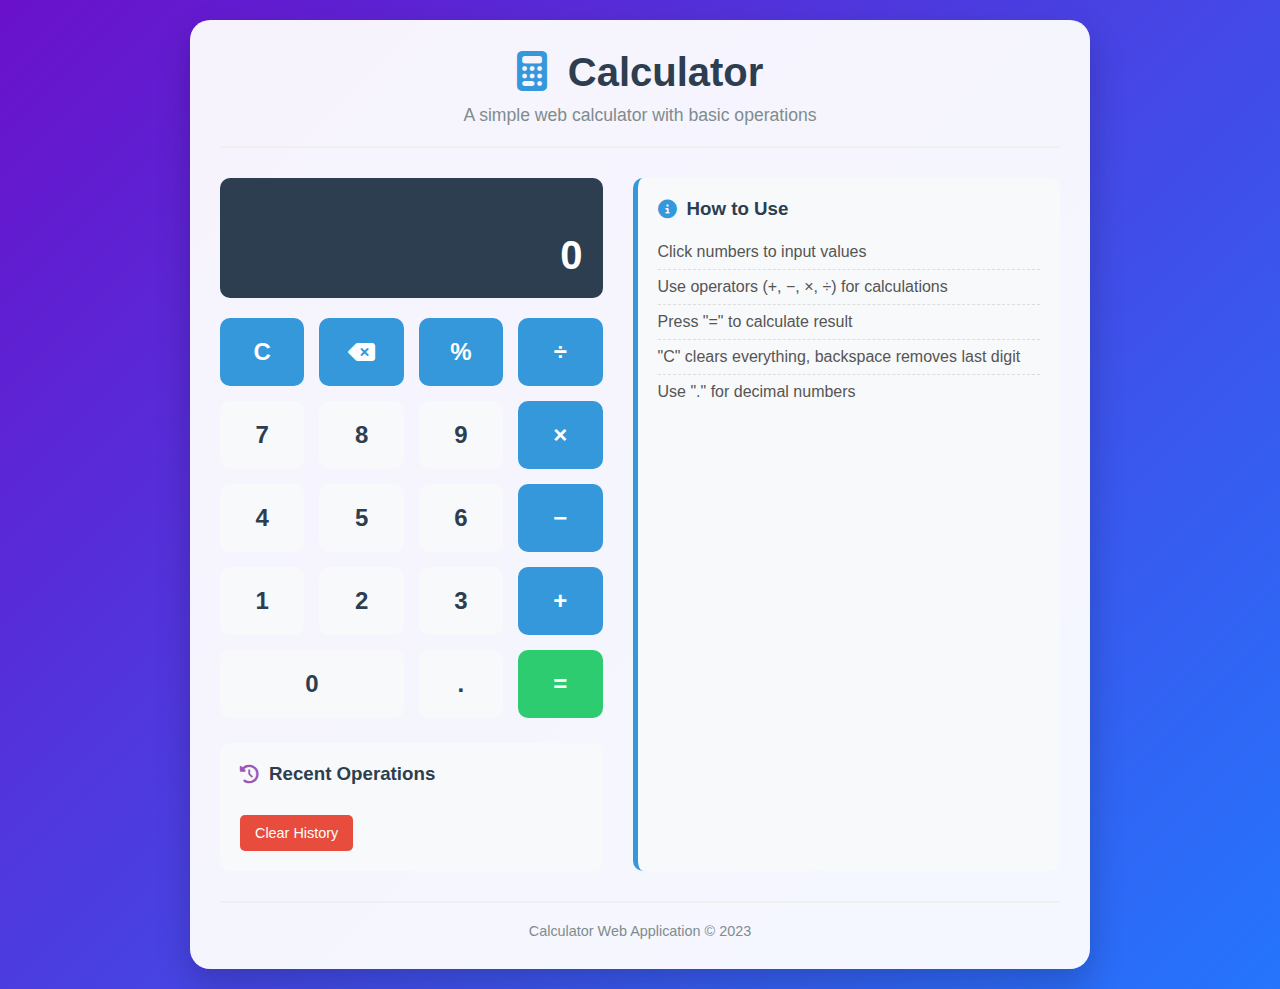
<file: lib/Sagent/calculator/index.html>
<!DOCTYPE html>
<html lang="en">
<head>
    <meta charset="UTF-8">
    <meta name="viewport" content="width=device-width, initial-scale=1.0">
    <title>Calculator</title>
    <link rel="stylesheet" href="style.css">
    <link rel="stylesheet" href="https://cdnjs.cloudflare.com/ajax/libs/font-awesome/6.4.0/css/all.min.css">
</head>
<body>
    <div class="calculator-container">
        <header>
            <h1><i class="fas fa-calculator"></i> Calculator</h1>
            <p class="subtitle">A simple web calculator with basic operations</p>
        </header>
        
        <main>
            <div class="calculator">
                <!-- Display Screen -->
                <div class="display">
                    <div class="previous-operand" id="previous-operand"></div>
                    <div class="current-operand" id="current-operand">0</div>
                </div>
                
                <!-- Calculator Buttons -->
                <div class="buttons">
                    <!-- First Row -->
                    <button class="btn operator" data-action="clear">C</button>
                    <button class="btn operator" data-action="backspace"><i class="fas fa-backspace"></i></button>
                    <button class="btn operator" data-action="percentage">%</button>
                    <button class="btn operator" data-action="divide">÷</button>
                    
                    <!-- Second Row -->
                    <button class="btn number" data-number="7">7</button>
                    <button class="btn number" data-number="8">8</button>
                    <button class="btn number" data-number="9">9</button>
                    <button class="btn operator" data-action="multiply">×</button>
                    
                    <!-- Third Row -->
                    <button class="btn number" data-number="4">4</button>
                    <button class="btn number" data-number="5">5</button>
                    <button class="btn number" data-number="6">6</button>
                    <button class="btn operator" data-action="subtract">−</button>
                    
                    <!-- Fourth Row -->
                    <button class="btn number" data-number="1">1</button>
                    <button class="btn number" data-number="2">2</button>
                    <button class="btn number" data-number="3">3</button>
                    <button class="btn operator" data-action="add">+</button>
                    
                    <!-- Fifth Row -->
                    <button class="btn number zero" data-number="0">0</button>
                    <button class="btn number" data-action="decimal">.</button>
                    <button class="btn equals" data-action="equals">=</button>
                </div>
                
                <!-- Operation History (optional) -->
                <div class="history">
                    <h3><i class="fas fa-history"></i> Recent Operations</h3>
                    <ul id="history-list"></ul>
                    <button class="btn-small" id="clear-history">Clear History</button>
                </div>
            </div>
            
            <div class="instructions">
                <h3><i class="fas fa-info-circle"></i> How to Use</h3>
                <ul>
                    <li>Click numbers to input values</li>
                    <li>Use operators (+, −, ×, ÷) for calculations</li>
                    <li>Press "=" to calculate result</li>
                    <li>"C" clears everything, backspace removes last digit</li>
                    <li>Use "." for decimal numbers</li>
                </ul>
            </div>
        </main>
        
        <footer>
            <p>Calculator Web Application &copy; 2023</p>
        </footer>
    </div>
    
    <script src="script.js"></script>
</body>
</html>
</file>
<file: lib/Sagent/calculator/style.css>
/* Reset and Base Styles */
* {
    margin: 0;
    padding: 0;
    box-sizing: border-box;
    font-family: 'Segoe UI', Tahoma, Geneva, Verdana, sans-serif;
}

body {
    background: linear-gradient(135deg, #6a11cb 0%, #2575fc 100%);
    min-height: 100vh;
    display: flex;
    justify-content: center;
    align-items: center;
    padding: 20px;
}

.calculator-container {
    background-color: rgba(255, 255, 255, 0.95);
    border-radius: 20px;
    box-shadow: 0 15px 35px rgba(0, 0, 0, 0.2);
    width: 100%;
    max-width: 900px;
    padding: 30px;
    overflow: hidden;
}

/* Header Styles */
header {
    text-align: center;
    margin-bottom: 30px;
    padding-bottom: 20px;
    border-bottom: 2px solid #f0f0f0;
}

header h1 {
    color: #2c3e50;
    font-size: 2.5rem;
    margin-bottom: 10px;
}

header h1 i {
    color: #3498db;
    margin-right: 10px;
}

.subtitle {
    color: #7f8c8d;
    font-size: 1.1rem;
}

/* Main Calculator Layout */
main {
    display: flex;
    flex-wrap: wrap;
    gap: 30px;
}

.calculator {
    flex: 1;
    min-width: 300px;
}

.instructions {
    flex: 1;
    min-width: 250px;
    background-color: #f8f9fa;
    padding: 20px;
    border-radius: 10px;
    border-left: 5px solid #3498db;
}

.instructions h3 {
    color: #2c3e50;
    margin-bottom: 15px;
    display: flex;
    align-items: center;
}

.instructions h3 i {
    margin-right: 10px;
    color: #3498db;
}

.instructions ul {
    list-style-type: none;
    padding-left: 0;
}

.instructions li {
    padding: 8px 0;
    color: #555;
    border-bottom: 1px dashed #ddd;
}

.instructions li:last-child {
    border-bottom: none;
}

/* Display Screen */
.display {
    background-color: #2c3e50;
    color: white;
    padding: 20px;
    border-radius: 10px;
    text-align: right;
    margin-bottom: 20px;
    min-height: 120px;
    display: flex;
    flex-direction: column;
    justify-content: space-between;
    word-break: break-all;
    overflow: hidden;
}

.previous-operand {
    font-size: 1.2rem;
    color: #bdc3c7;
    min-height: 27px;
}

.current-operand {
    font-size: 2.5rem;
    font-weight: bold;
}

/* Calculator Buttons */
.buttons {
    display: grid;
    grid-template-columns: repeat(4, 1fr);
    gap: 15px;
    margin-bottom: 25px;
}

.btn {
    border: none;
    padding: 20px;
    font-size: 1.5rem;
    border-radius: 10px;
    cursor: pointer;
    transition: all 0.2s ease;
    display: flex;
    justify-content: center;
    align-items: center;
    font-weight: bold;
}

.btn:hover {
    transform: translateY(-3px);
    box-shadow: 0 5px 15px rgba(0, 0, 0, 0.1);
}

.btn:active {
    transform: translateY(0);
}

.number {
    background-color: #f8f9fa;
    color: #2c3e50;
}

.number:hover {
    background-color: #e9ecef;
}

.zero {
    grid-column: span 2;
}

.operator {
    background-color: #3498db;
    color: white;
}

.operator:hover {
    background-color: #2980b9;
}

.equals {
    background-color: #2ecc71;
    color: white;
    grid-column: span 1;
}

.equals:hover {
    background-color: #27ae60;
}

/* History Section */
.history {
    background-color: #f8f9fa;
    padding: 20px;
    border-radius: 10px;
    margin-top: 20px;
}

.history h3 {
    color: #2c3e50;
    margin-bottom: 15px;
    display: flex;
    align-items: center;
}

.history h3 i {
    margin-right: 10px;
    color: #9b59b6;
}

#history-list {
    list-style-type: none;
    max-height: 150px;
    overflow-y: auto;
    margin-bottom: 15px;
}

#history-list li {
    padding: 8px 10px;
    background-color: white;
    margin-bottom: 8px;
    border-radius: 5px;
    border-left: 4px solid #9b59b6;
    color: #555;
}

.btn-small {
    background-color: #e74c3c;
    color: white;
    border: none;
    padding: 10px 15px;
    border-radius: 5px;
    cursor: pointer;
    font-size: 0.9rem;
    transition: background-color 0.2s;
}

.btn-small:hover {
    background-color: #c0392b;
}

/* Footer */
footer {
    text-align: center;
    margin-top: 30px;
    padding-top: 20px;
    border-top: 2px solid #f0f0f0;
    color: #7f8c8d;
    font-size: 0.9rem;
}

/* Responsive Design */
@media (max-width: 768px) {
    .calculator-container {
        padding: 20px;
    }
    
    header h1 {
        font-size: 2rem;
    }
    
    main {
        flex-direction: column;
    }
    
    .buttons {
        gap: 10px;
    }
    
    .btn {
        padding: 15px;
        font-size: 1.3rem;
    }
    
    .current-operand {
        font-size: 2rem;
    }
}

/* Error State */
.error {
    color: #e74c3c !important;
    animation: shake 0.5s;
}

@keyframes shake {
    0%, 100% { transform: translateX(0); }
    10%, 30%, 50%, 70%, 90% { transform: translateX(-5px); }
    20%, 40%, 60%, 80% { transform: translateX(5px); }
}
</file>
